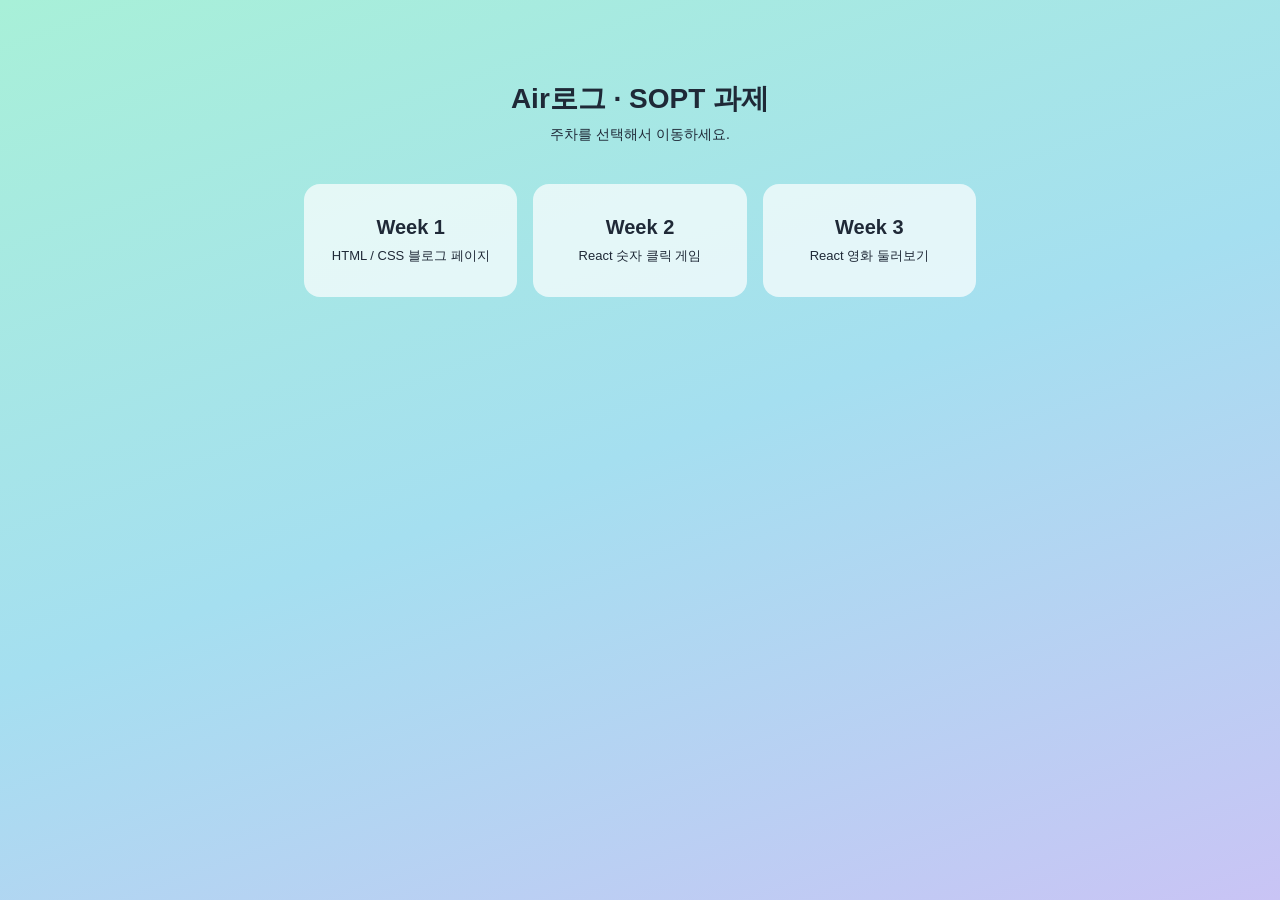
<file: index.html>
<!doctype html>
<html lang="ko">
  <head>
    <meta charset="UTF-8" />
    <meta name="viewport" content="width=device-width, initial-scale=1.0" />
    <title>SOPT 과제 모음</title>
    <link rel="stylesheet" href="style.css" />
  </head>
  <body>
    <main class="home">
      <h1 class="home__title">Air로그 · SOPT 과제</h1>
      <p class="home__desc">주차를 선택해서 이동하세요.</p>

      <ul class="home__list">
        <li class="home__item">
          <a class="week-card" href="week1/">
            <span class="week-card__label">Week 1</span>
            <span class="week-card__desc">HTML / CSS 블로그 페이지</span>
          </a>
        </li>
        <li class="home__item">
          <a class="week-card" href="week2/">
            <span class="week-card__label">Week 2</span>
            <span class="week-card__desc">React 숫자 클릭 게임</span>
          </a>
        </li>
        <li class="home__item">
          <a class="week-card" href="week3/">
            <span class="week-card__label">Week 3</span>
            <span class="week-card__desc">React 영화 둘러보기</span>
          </a>
        </li>
      </ul>
    </main>
  </body>
</html>
</file>
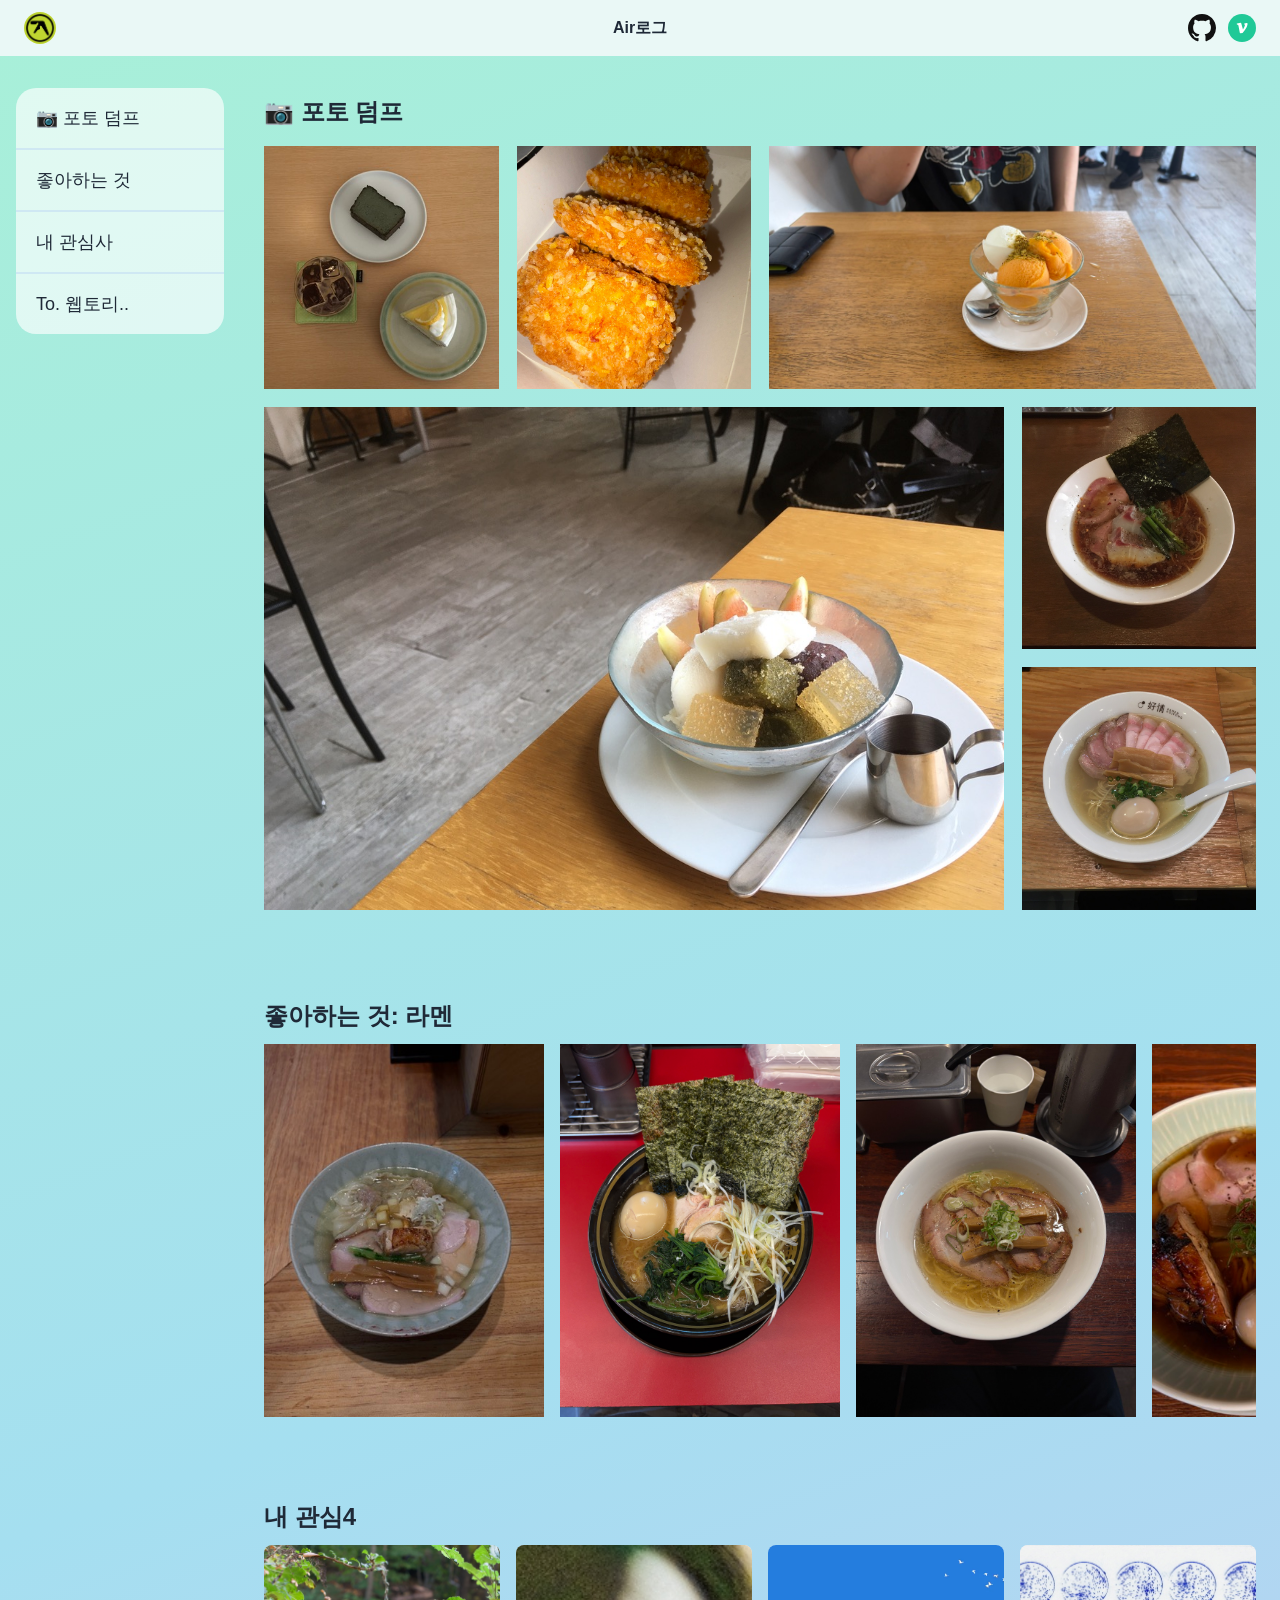
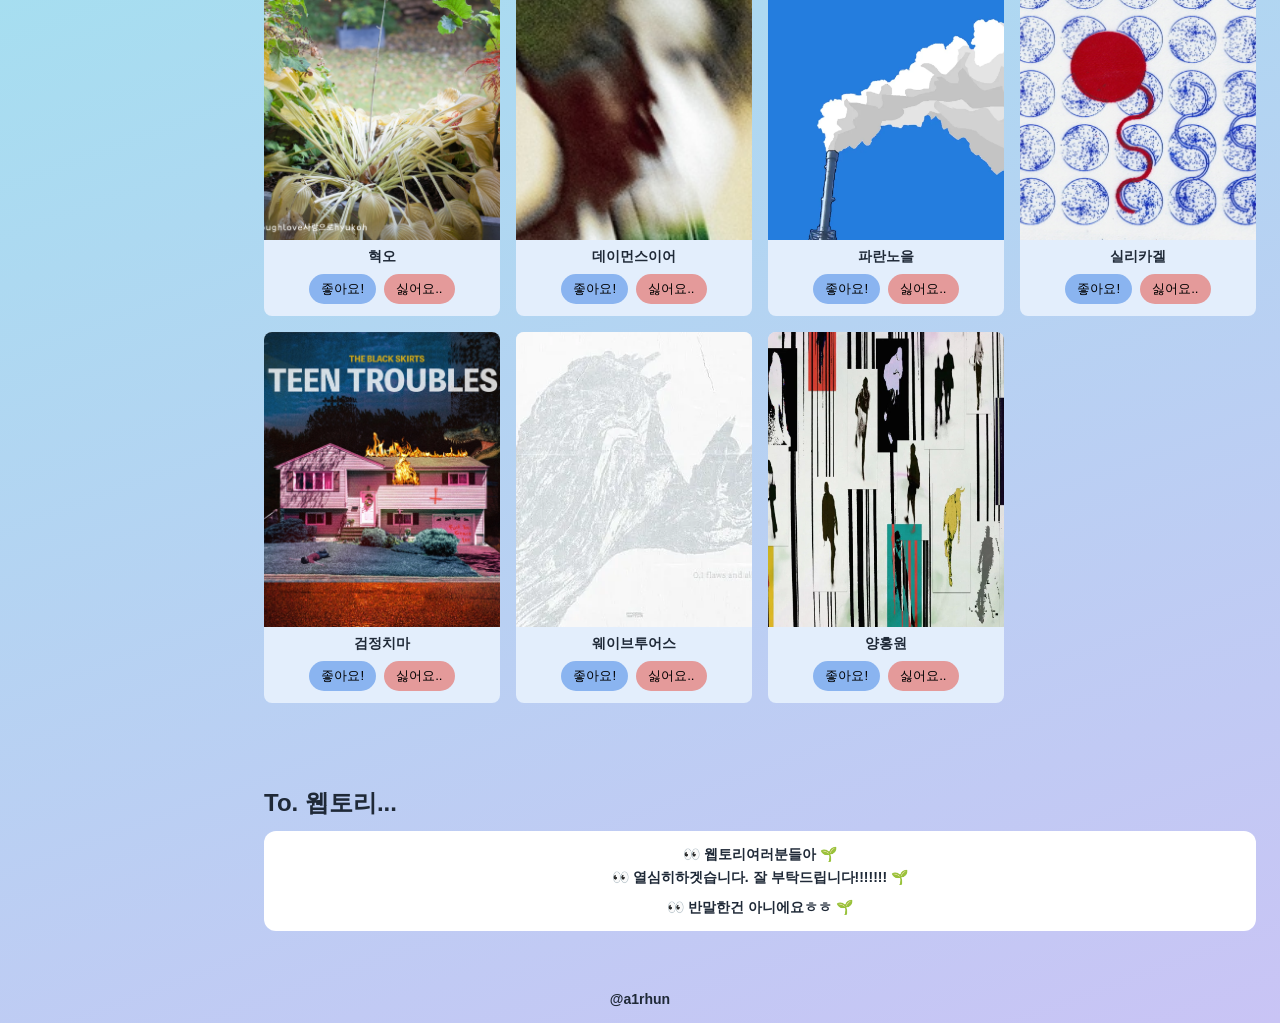
<file: week1/index.html>
<!doctype html>
<html lang="ko">
  <head>
    <meta charset="UTF-8" />
    <meta name="viewport" content="width=device-width, initial-scale=1.0" />
    <title>Air로그</title>
    <link rel="stylesheet" href="css/reset.css" />
    <link rel="stylesheet" href="css/variables.css" />
    <link rel="stylesheet" href="css/layout.css" />
    <link rel="stylesheet" href="css/components/header.css" />
    <link rel="stylesheet" href="css/components/sidebar.css" />
    <link rel="stylesheet" href="css/components/gallery.css" />
    <link rel="stylesheet" href="css/components/banner.css" />
    <link rel="stylesheet" href="css/components/cards.css" />
    <link rel="stylesheet" href="css/components/towebtory.css" />
    <link rel="stylesheet" href="css/components/footer.css" />
  </head>
  <body>
    <header class="header">
      <div class="header__left">
        <a class="header__logo" href="../" aria-label="홈">
          <img
            class="header__logo-img"
            src="assets/images/avatar.png"
            alt="프로필"
          />
        </a>
      </div>

      <h1 class="header__title">Air로그</h1>

      <nav class="header__right" aria-label="소셜 링크">
        <a
          class="header__social"
          href="https://github.com/a1rhun"
          target="_blank"
          rel="noopener noreferrer"
          aria-label="GitHub"
        >
          <img
            class="header__social-icon"
            src="assets/icons/github.svg"
            alt=""
          />
        </a>

        <a
          class="header__social"
          href="https://velog.io/@a1rhun/posts"
          target="_blank"
          rel="noopener noreferrer"
          aria-label="velog"
        >
          <img
            class="header__social-icon header__social-icon--round"
            src="assets/icons/velog.svg"
            alt=""
        /></a>
      </nav>
    </header>

    <div class="container">
      <aside class="sidebar">
        <nav class="sidebar__card" aria-label="목차">
          <ul class="sidebar__list">
            <li class="sidebar__item">
              <a class="sidebar__link" href="#photo">📷 포토 덤프</a>
            </li>
            <li class="sidebar__item">
              <a class="sidebar__link" href="#likes">좋아하는 것</a>
            </li>
            <li class="sidebar__item">
              <a class="sidebar__link" href="#interests">내 관심사</a>
            </li>
            <li class="sidebar__item">
              <a class="sidebar__link" href="#towebtory">To. 웹토리..</a>
            </li>
          </ul>
        </nav>
      </aside>

      <main class="main">
        <section class="page" id="photo">
          <h2 class="page__title">📷 포토 덤프</h2>
          <div class="gallery">
            <div class="gallery__item">
              <img
                class="gallery__img"
                src="assets/images/gallery/photo1.jpeg"
                alt="티르..."
              />
            </div>
            <div class="gallery__item">
              <img
                class="gallery__img"
                src="assets/images/gallery/photo2.jpeg"
                alt="콰삭모짜킹...."
              />
            </div>
            <div class="gallery__item gallery__item--c">
              <img
                class="gallery__img"
                src="assets/images/gallery/photo3.jpeg"
                alt="아이스크림...."
              />
            </div>
            <div class="gallery__item gallery__item--d">
              <img
                class="gallery__img"
                src="assets/images/gallery/photo4.jpeg"
                alt="안미츠...."
              />
            </div>
            <div class="gallery__item">
              <img
                class="gallery__img"
                src="assets/images/gallery/photo5.jpeg"
                alt="라멘...."
              />
            </div>
            <div class="gallery__item">
              <img
                class="gallery__img"
                src="assets/images/gallery/photo6.jpeg"
                alt="라멘...."
              />
            </div>
          </div>
        </section>

        <section class="page" id="likes">
          <h2 class="page__title">좋아하는 것: 라멘</h2>
          <div class="banner">
            <ul class="banner__track">
              <li class="banner__item">
                <img
                  class="banner__img"
                  src="assets/images/likes/ramen1.jpeg"
                  alt="그린라멘샵"
                />
              </li>
              <li class="banner__item">
                <img
                  class="banner__img"
                  src="assets/images/likes/ramen2.jpeg"
                  alt="멘야츠바사"
                />
              </li>
              <li class="banner__item">
                <img
                  class="banner__img"
                  src="assets/images/likes/ramen3.jpeg"
                  alt="이리에"
                />
              </li>
              <li class="banner__item">
                <img
                  class="banner__img"
                  src="assets/images/likes/ramen4.jpeg"
                  alt="이치니이치"
                />
              </li>
              <li class="banner__item">
                <img
                  class="banner__img"
                  src="assets/images/likes/ramen5.jpeg"
                  alt="이로치"
                />
              </li>
              <li class="banner__item">
                <img
                  class="banner__img"
                  src="assets/images/likes/ramen6.jpeg"
                  alt="호정"
                />
              </li>
              <li class="banner__item">
                <img
                  class="banner__img"
                  src="assets/images/likes/ramen7.jpeg"
                  alt="호정"
                />
              </li>
              <li class="banner__item">
                <img
                  class="banner__img"
                  src="assets/images/likes/ramen8.jpeg"
                  alt="멘야카엔ㄴ"
                />
              </li>
              <li class="banner__item">
                <img
                  class="banner__img"
                  src="assets/images/likes/ramen9.jpeg"
                  alt="카키코우죠"
                />
              </li>
              <!-- 복사본: 무한 루프용 -->
              <li class="banner__item" aria-hidden="true">
                <img
                  class="banner__img"
                  src="assets/images/likes/ramen1.jpeg"
                  alt=""
                />
              </li>
              <li class="banner__item" aria-hidden="true">
                <img
                  class="banner__img"
                  src="assets/images/likes/ramen2.jpeg"
                  alt=""
                />
              </li>
              <li class="banner__item" aria-hidden="true">
                <img
                  class="banner__img"
                  src="assets/images/likes/ramen3.jpeg"
                  alt=""
                />
              </li>
              <li class="banner__item" aria-hidden="true">
                <img
                  class="banner__img"
                  src="assets/images/likes/ramen4.jpeg"
                  alt=""
                />
              </li>
              <li class="banner__item" aria-hidden="true">
                <img
                  class="banner__img"
                  src="assets/images/likes/ramen5.jpeg"
                  alt=""
                />
              </li>
              <li class="banner__item" aria-hidden="true">
                <img
                  class="banner__img"
                  src="assets/images/likes/ramen6.jpeg"
                  alt=""
                />
              </li>
              <li class="banner__item" aria-hidden="true">
                <img
                  class="banner__img"
                  src="assets/images/likes/ramen7.jpeg"
                  alt=""
                />
              </li>
              <li class="banner__item" aria-hidden="true">
                <img
                  class="banner__img"
                  src="assets/images/likes/ramen8.jpeg"
                  alt=""
                />
              </li>
              <li class="banner__item" aria-hidden="true">
                <img
                  class="banner__img"
                  src="assets/images/likes/ramen9.jpeg"
                  alt=""
                />
              </li>
            </ul>
          </div>
        </section>
        <section class="page" id="interests">
          <h2 class="page__title">내 관심4</h2>
          <ul class="cards">
            <li class="card">
              <img
                class="card__img"
                src="assets/images/interests/i1.png"
                alt="혁오"
              />
              <h3 class="card__title">혁오</h3>
              <div class="card__buttons">
                <button class="card__btn card__btn--like" type="button">
                  좋아요!
                </button>
                <button class="card__btn card__btn--dislike" type="button">
                  싫어요..
                </button>
              </div>
            </li>
            <li class="card">
              <img
                class="card__img"
                src="assets/images/interests/i2.png"
                alt="데이먼스이어"
              />
              <h3 class="card__title">데이먼스이어</h3>
              <div class="card__buttons">
                <button class="card__btn card__btn--like" type="button">
                  좋아요!
                </button>
                <button class="card__btn card__btn--dislike" type="button">
                  싫어요..
                </button>
              </div>
            </li>
            <li class="card">
              <img
                class="card__img"
                src="assets/images/interests/i3.png"
                alt="파란노을"
              />
              <h3 class="card__title">파란노을</h3>
              <div class="card__buttons">
                <button class="card__btn card__btn--like" type="button">
                  좋아요!
                </button>
                <button class="card__btn card__btn--dislike" type="button">
                  싫어요..
                </button>
              </div>
            </li>
            <li class="card">
              <img
                class="card__img"
                src="assets/images/interests/i4.png"
                alt="실리카겔"
              />
              <h3 class="card__title">실리카겔</h3>
              <div class="card__buttons">
                <button class="card__btn card__btn--like" type="button">
                  좋아요!
                </button>
                <button class="card__btn card__btn--dislike" type="button">
                  싫어요..
                </button>
              </div>
            </li>
            <li class="card">
              <img
                class="card__img"
                src="assets/images/interests/i5.png"
                alt="검정치마"
              />
              <h3 class="card__title">검정치마</h3>
              <div class="card__buttons">
                <button class="card__btn card__btn--like" type="button">
                  좋아요!
                </button>
                <button class="card__btn card__btn--dislike" type="button">
                  싫어요..
                </button>
              </div>
            </li>
            <li class="card">
              <img
                class="card__img"
                src="assets/images/interests/i6.png"
                alt="웨이브투어스"
              />
              <h3 class="card__title">웨이브투어스</h3>
              <div class="card__buttons">
                <button class="card__btn card__btn--like" type="button">
                  좋아요!
                </button>
                <button class="card__btn card__btn--dislike" type="button">
                  싫어요..
                </button>
              </div>
            </li>
            <li class="card">
              <img
                class="card__img"
                src="assets/images/interests/i7.png"
                alt="양홍원"
              />
              <h3 class="card__title">양홍원</h3>
              <div class="card__buttons">
                <button class="card__btn card__btn--like" type="button">
                  좋아요!
                </button>
                <button class="card__btn card__btn--dislike" type="button">
                  싫어요..
                </button>
              </div>
            </li>
          </ul>
        </section>
        <section class="page" id="towebtory">
          <h2 class="page__title">To. 웹토리...</h2>
          <div class="message">
            <p class="message__text">웹토리여러분들아</p>
            <p class="message__text">
              열심히하겟습니다. 잘 부탁드립니다!!!!!!!
            </p>
            <p class="message__text">반말한건 아니에요ㅎㅎ</p>
          </div>
        </section>
      </main>
    </div>

    <footer class="footer">
      <p class="footer__text">@a1rhun</p>
    </footer>

    <script src="js/main.js"></script>
  </body>
</html>
</file>
<file: style.css>
/* 메인 페이지(주차 선택) 스타일: week1과 같은 민트 계열 */
:root {
  --color-text: #1f2937;
  --color-bg: #eaf8f6;
  --gradient-main: linear-gradient(
    160deg,
    #a8f0d8 0%,
    #a5dff0 50%,
    #c9c4f5 100%
  );
  --color-card-bg: rgba(255, 255, 255, 0.7);
  --color-card-bg-hover: rgba(255, 255, 255, 0.95);
  --color-card-shadow: rgba(0, 0, 0, 0.15);
  --font-base:
    -apple-system, BlinkMacSystemFont, "Pretendard", "Apple SD Gothic Neo",
    sans-serif;
}

*,
*::before,
*::after {
  box-sizing: border-box;
  margin: 0;
  padding: 0;
}

a {
  color: inherit;
  text-decoration: none;
}

ul {
  list-style: none;
}

body {
  min-height: 100vh;
  font-family: var(--font-base);
  color: var(--color-text);
  background: var(--color-bg);
  background-image: var(--gradient-main);
  background-attachment: fixed;
}

.home {
  max-width: 720px;
  margin: 0 auto;
  padding: 80px 24px;
  text-align: center;
}

.home__title {
  font-size: 28px;
  font-weight: 700;
}

.home__desc {
  margin-top: 8px;
  font-size: 14px;
}

.home__list {
  display: grid;
  grid-template-columns: repeat(3, minmax(0, 1fr));
  gap: 16px;
  margin-top: 40px;
}

.week-card {
  display: flex;
  flex-direction: column;
  gap: 8px;
  padding: 32px 16px;
  border-radius: 16px;
  background: var(--color-card-bg);
  transition:
    transform 0.25s ease,
    box-shadow 0.25s ease,
    background-color 0.25s ease;
}

a.week-card:hover {
  transform: translateY(-4px);
  box-shadow: 0 8px 16px var(--color-card-shadow);
  background: var(--color-card-bg-hover);
}

.week-card__label {
  font-size: 20px;
  font-weight: 700;
}

.week-card__desc {
  font-size: 13px;
}

/* 아직 없는 주차 */
.week-card--disabled {
  opacity: 0.5;
  cursor: not-allowed;
}

@media (max-width: 600px) {
  .home__list {
    grid-template-columns: 1fr;
  }
}
</file>
<file: week1/css/variables.css>
/*
  variables.css: 페이지 전체에서 쓰는 디자인 값 모음
  다른 css에서 var(--이름)으로 가져다 씀. 값을 바꾸려면 여기만 고치면 됨.
  :root = <html> 요소라서 어느 파일에서든 변수 사용 가능
*/
:root {
  /* 색상 */
  --color-text: #1f2937;
  --color-bg: #eaf8f6;
  --gradient-header: #eaf8f6;
  --gradient-main: linear-gradient(
    160deg,
    #a8f0d8 0%,
    #a5dff0 50%,
    #c9c4f5 100%
  );

  /* 헤더 로고 호버 그림자: header.css에서 사용 */
  --color-shadow: rgba(0, 0, 0, 0.25);

  /* 푸터: footer.css에서 사용 */
  --color-footer-bg: transparent;
  --color-footer-text: var(--color-text);

  /* 웹토리 메시지 박스: towebtory.css에서 사용 */
  --color-message-bg: #ffffff;

  /* 내 관심사 카드: cards.css에서 사용 */
  --color-card-bg: #e3eefc;
  --color-card-shadow: rgba(0, 0, 0, 0.15);
  --color-btn-like: #8ab4f0;
  --color-btn-like-hover: #5f98e8;
  --color-btn-dislike: #e49a9a;
  --color-btn-dislike-hover: #d97979;

  /* 사이드바 색상: sidebar.css에서 사용 */
  --color-sidebar-card: rgba(255, 255, 255, 0.65);
  --color-sidebar-card-hover: rgba(255, 255, 255, 0.95);
  --color-sidebar-divider: #cfe8f3;

  /* 갤러리: gallery.css에서 사용 */
  --color-gallery-bg: #ffffff;
  --color-gallery-item: #d6f1f5; /* placeholder 색상 */
  --gallery-gap: 18px;
  --gallery-height: 800px;

  /* 헤더 크기: header.css, layout.css(.main의 padding-top)에서 같이 사용 */
  --header-height: 56px;
  --header-padding-x: 24px;
  --avatar-size: 32px;
  --icon-size: 28px;

  /* 폰트: 앞에서부터 순서대로 시도, 없으면 다음 폰트 사용 */
  --font-base:
    -apple-system, BlinkMacSystemFont, "Pretendard", "Apple SD Gothic Neo",
    sans-serif;
}
</file>
<file: week1/css/layout.css>
/*
  layout.css: 페이지 전체 뼈대
  특정 컴포넌트에 속하지 않는 공통 스타일과 큰 배치만 둠.
  (사이드바 + 본문 나누기 같은 .container grid도 여기에 추가 예정)
*/

/* 페이지 기본 폰트/색/배경: 값은 variables.css에서 가져옴 */
html {
  scroll-behavior: smooth;
  /* 오버스크롤(튕김) 영역 색. html에 배경이 있으면 body 그라데이션이 문서 높이에 맞게 한 번만 그려짐 */
  background: var(--color-bg);
}

body {
  font-family: var(--font-base);
  color: var(--color-text);
  /* 푸터까지 하나의 그라데이션으로 이어지도록 container가 아니라 body에 둠 */
  background: var(--gradient-main);
}

/* 헤더가 fixed라 본문이 가려지지 않도록 높이만큼 비워둠 */
.main {
  padding-top: var(--header-height);
}

.container {
  display: grid;
  /* 1fr = minmax(auto, 1fr) 이어서, 최소 크기보다 작아지지 않아 칸이 넘치게 된다. */
  grid-template-columns: 240px minmax(0, 1fr); /* 사이드바 폭 고정 + 나머지 본문 */
}

.page {
  scroll-margin-top: var(
    --header-height
  ); /* 고정 헤더에 섹션 제목 가리지 않게 */
  padding: 32px 24px;
}

.page__title {
  margin: 8px 0 0 0;
  font-weight: 700;
}
</file>
<file: week1/css/components/header.css>
.header {
  position: fixed;
  top: 0;
  left: 0;
  right: 0;
  z-index: 100;

  /* 좌/중/우 3등분: 화면이 줄어도 1/3씩 유지 */
  display: grid;
  grid-template-columns: repeat(3, 1fr);
  align-items: center;

  height: var(--header-height);
  padding: 0 var(--header-padding-x);
  background: var(--gradient-header);
}

.header__left {
  justify-self: start;
}

.header__logo {
  display: block;
}

.header__logo-img {
  width: var(--avatar-size);
  height: var(--avatar-size);
  border-radius: 50%;
  transition: box-shadow 0.2s ease;
}
.header__logo-img:hover {
  box-shadow: 0 2px 8px var(--color-shadow);
}

.header__title {
  justify-self: center;
  font-size: 16px;
  font-weight: 600;
  white-space: nowrap;
}

.header__right {
  justify-self: end;
  display: flex;
  align-items: center;
  gap: 12px;
}

.header__social-icon {
  width: var(--icon-size);
  height: var(--icon-size);
}

.header__social-icon--round {
  border-radius: 50%;
}
</file>
<file: week1/css/components/sidebar.css>
.sidebar {
  position: sticky;
  top: 0;
  height: 100vh;

  /* 위쪽은 fixed 헤더에 가려지는 높이만큼 + 여백 */
  padding: calc(var(--header-height) + 32px) 16px 32px;
  display: flex;
  flex-direction: column;
  gap: 16px;
  margin-bottom: -100vh;
}

.sidebar__card {
  display: block;
  border-radius: 20px;
  background: var(--color-sidebar-card);
  /* 모서리 밖으로 항목 배경이 튀어나오지 않게 */
  overflow: hidden;
}

/* 항목 사이 구분선: 첫 항목은 빼고 두 번째부터 위에 선 */
.sidebar__item + .sidebar__item {
  border-top: 2px solid var(--color-sidebar-divider);
}

/* 항목 전체 영역이 클릭되도록 block + 큰 padding */
.sidebar__link {
  display: block;
  padding: 18px 20px;
  font-size: 18px;
  transition: background-color 0.2s ease;
}

.sidebar__link:hover {
  background: var(--color-sidebar-card-hover);
}
</file>
<file: week1/css/components/gallery.css>
/*
  gallery.css: 사진 6장 grid 레이아웃
  열 4개 x 행 3개 격자에 사진을 배치함.

        열1   열2   열3   열4
  행1  [ A ] [ B ] [   C   ]
  행2  [     D     ] [ E ]
  행3  [     D     ] [ F ]
*/
.gallery {
  display: grid;
  /* minmax(0, 1fr): 사진 원본 크기와 상관없이 칸을 균등하게 나눔 (그냥 1fr은 사진 크기만큼 칸이 커짐) */
  grid-template-columns: repeat(4, minmax(0, 1fr)); /* 열 4등분 */
  grid-template-rows: repeat(
    3,
    minmax(0, 1fr)
  ); /* 행 3등분 (전체 높이는 아래 height 기준) */
  gap: var(--gallery-gap); /* 모든 사진 사이 간격 동일 */
  padding: var(--gallery-gap) 0;
  height: var(--gallery-height);
}

.gallery__item {
  background: var(--color-gallery-item);
  overflow: hidden;
}

.gallery__item:hover .gallery__img {
  transform: scale(1.2);
}

/* C: 열3~4  */
.gallery__item--c {
  grid-column: 3 / 5;
}

/* D: 열1~3, 행2~3 */
.gallery__item--d {
  grid-column: 1 / 4;
  grid-row: 2 / 4;
}

/* 나중에 사진을 넣으면 칸에 꽉 차게 */
.gallery__img {
  width: 100%;
  height: 100%;
  object-fit: cover;
  transition: transform 0.3s ease;
}
</file>
<file: week1/css/components/banner.css>
/*
  banner.css: 무한 루프 배너 (자동 이동 + 호버 시 멈춤 + 직접 스크롤)
  - 사진 세트를 2번 이어 붙이고, 줄을 절반(-50%)만큼 밀면 처음 모습과 같아져서 끊김 없이 반복됨
  - 호버하면 애니메이션이 멈추고, 그 동안 직접 스크롤 가능. 마우스를 떼면 이어서 다시 흐름
*/
.banner {
  padding: 12px 0;
  overflow-x: auto; /* 직접 스크롤 가능 */
  scrollbar-width: none; /* Firefox 스크롤바 숨김 */
}

.banner::-webkit-scrollbar {
  display: none; /* Chrome, Safari 스크롤바 숨김 */
}

.banner__track {
  display: flex;
  width: max-content; /* 줄 폭 = 내용물 전체 길이 (-50%가 원본 한 세트 길이가 되게) */
  animation: banner-scroll 40s linear infinite; /* linear: 일정한 속도 */
}

/* 호버하는 동안 멈춤 → 그 동안 직접 스크롤, 떼면 멈춘 자리에서 이어서 재생 */
.banner:hover .banner__track {
  animation-play-state: paused;
}

.banner__item {
  flex: 0 0 280px;
  /* gap 대신 margin: 마지막 사진 뒤에도 간격이 있어야 원본/복사본 이음새가 정확히 맞음 */
  margin-right: 16px;
  overflow: hidden;
}

.banner__item:hover .banner__img {
  transform: scale(1.1);
}

.banner__img {
  width: 100%;
  height: 100%;
  object-fit: cover; /* 비율 유지, 안 찌그러짐 */
  transition: transform 0.3s ease;
}

@keyframes banner-scroll {
  to {
    transform: translateX(-50%); /* 줄 전체의 절반 = 원본 한 세트 */
  }
}
</file>
<file: week1/css/components/cards.css>
.cards {
  display: grid;
  grid-template-columns: repeat(5, minmax(0, 1fr));
  gap: 16px;
  margin: 12px 0;
}

@media (max-width: 1280px) {
  .cards {
    grid-template-columns: repeat(4, minmax(0, 1fr));
  }
}
@media (max-width: 1024px) {
  .cards {
    grid-template-columns: repeat(3, minmax(0, 1fr));
  }
}
@media (max-width: 768px) {
  .cards {
    grid-template-columns: repeat(2, minmax(0, 1fr));
  }
}

.card {
  background: var(--color-card-bg);
  border-radius: 8px;
  overflow: hidden;
  text-align: center;
  transition:
    transform 0.25s ease,
    box-shadow 0.25s ease;
}

.card:hover {
  transform: translateY(-4px);
  box-shadow: 0 4px 10px var(--color-card-shadow);
}
.card__title {
  padding: 8px 0;
  font-size: 14px;
}

.card__buttons {
  display: flex;
  justify-content: center;
  gap: 8px;
  padding-bottom: 12px;
}

.card__btn {
  padding: 6px 12px;
  border: 0;
  border-radius: 999px;

  cursor: pointer;
  transition: background-color 0.2s ease;
}

.card__btn--like {
  background: var(--color-btn-like);
}

.card__btn--like:hover {
  background: var(--color-btn-like-hover);
}

.card__btn--dislike {
  background: var(--color-btn-dislike);
}

.card__btn--dislike:hover {
  background: var(--color-btn-dislike-hover);
}
.card__img {
  width: 100%;
  aspect-ratio: 4/ 5;
  object-fit: cover;
}
</file>
<file: week1/css/components/towebtory.css>
.message {
  text-align: center;
  background: var(--color-message-bg);
  border-radius: 12px;
  padding: 12px 16px;
  margin: 12px 0;
}

.message__text {
  font-size: 14px;
  line-height: 160%;
  font-weight: 600;
}

.message__text:last-child {
  margin-top: 8px;
}

.message__text::before {
  content: "👀 "; /* 텍스트 앞 */
}

.message__text::after {
  content: " 🌱"; /* 텍스트 뒤 */
}
</file>
<file: week1/css/components/footer.css>
.footer {
  padding: 16px;
  background: var(--color-footer-bg);
  color: var(--color-footer-text);
  text-align: center;
}

.footer__text {
  font-size: 14px;
  font-weight: 600;
}
</file>
